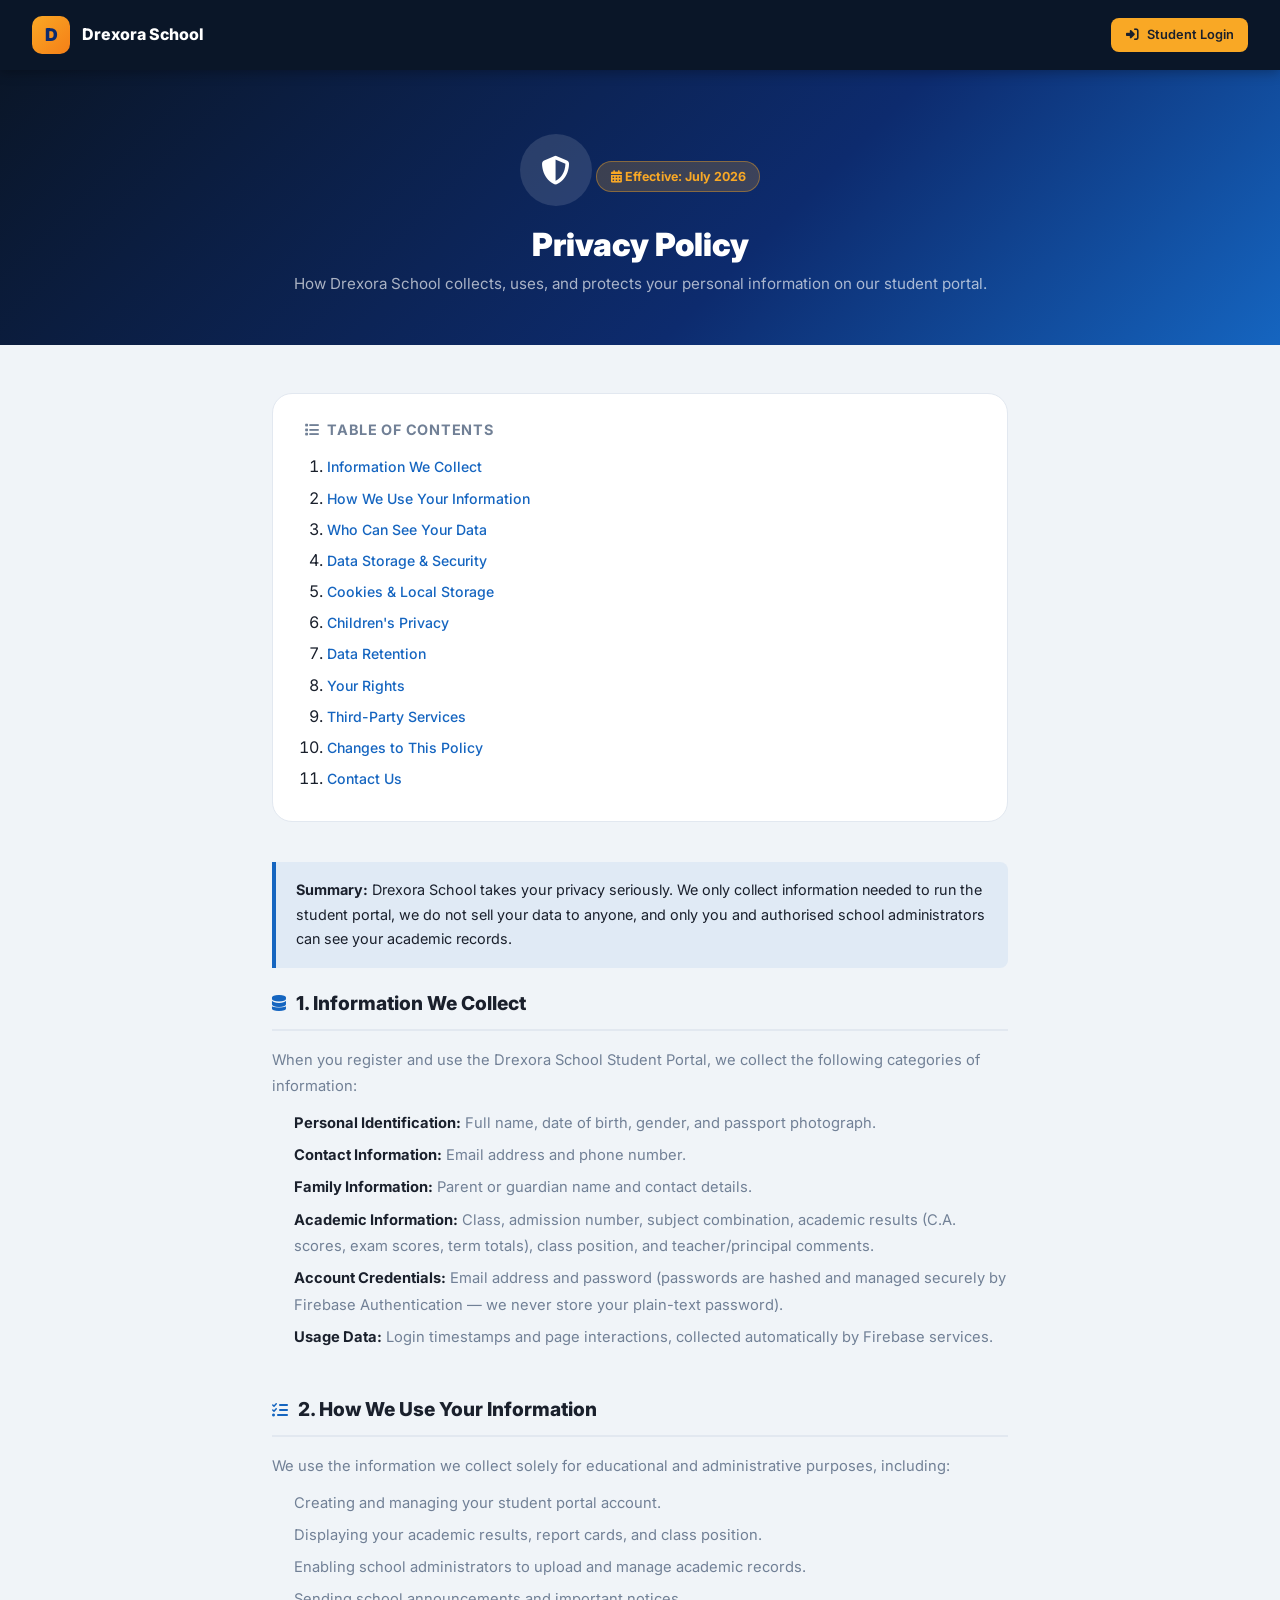
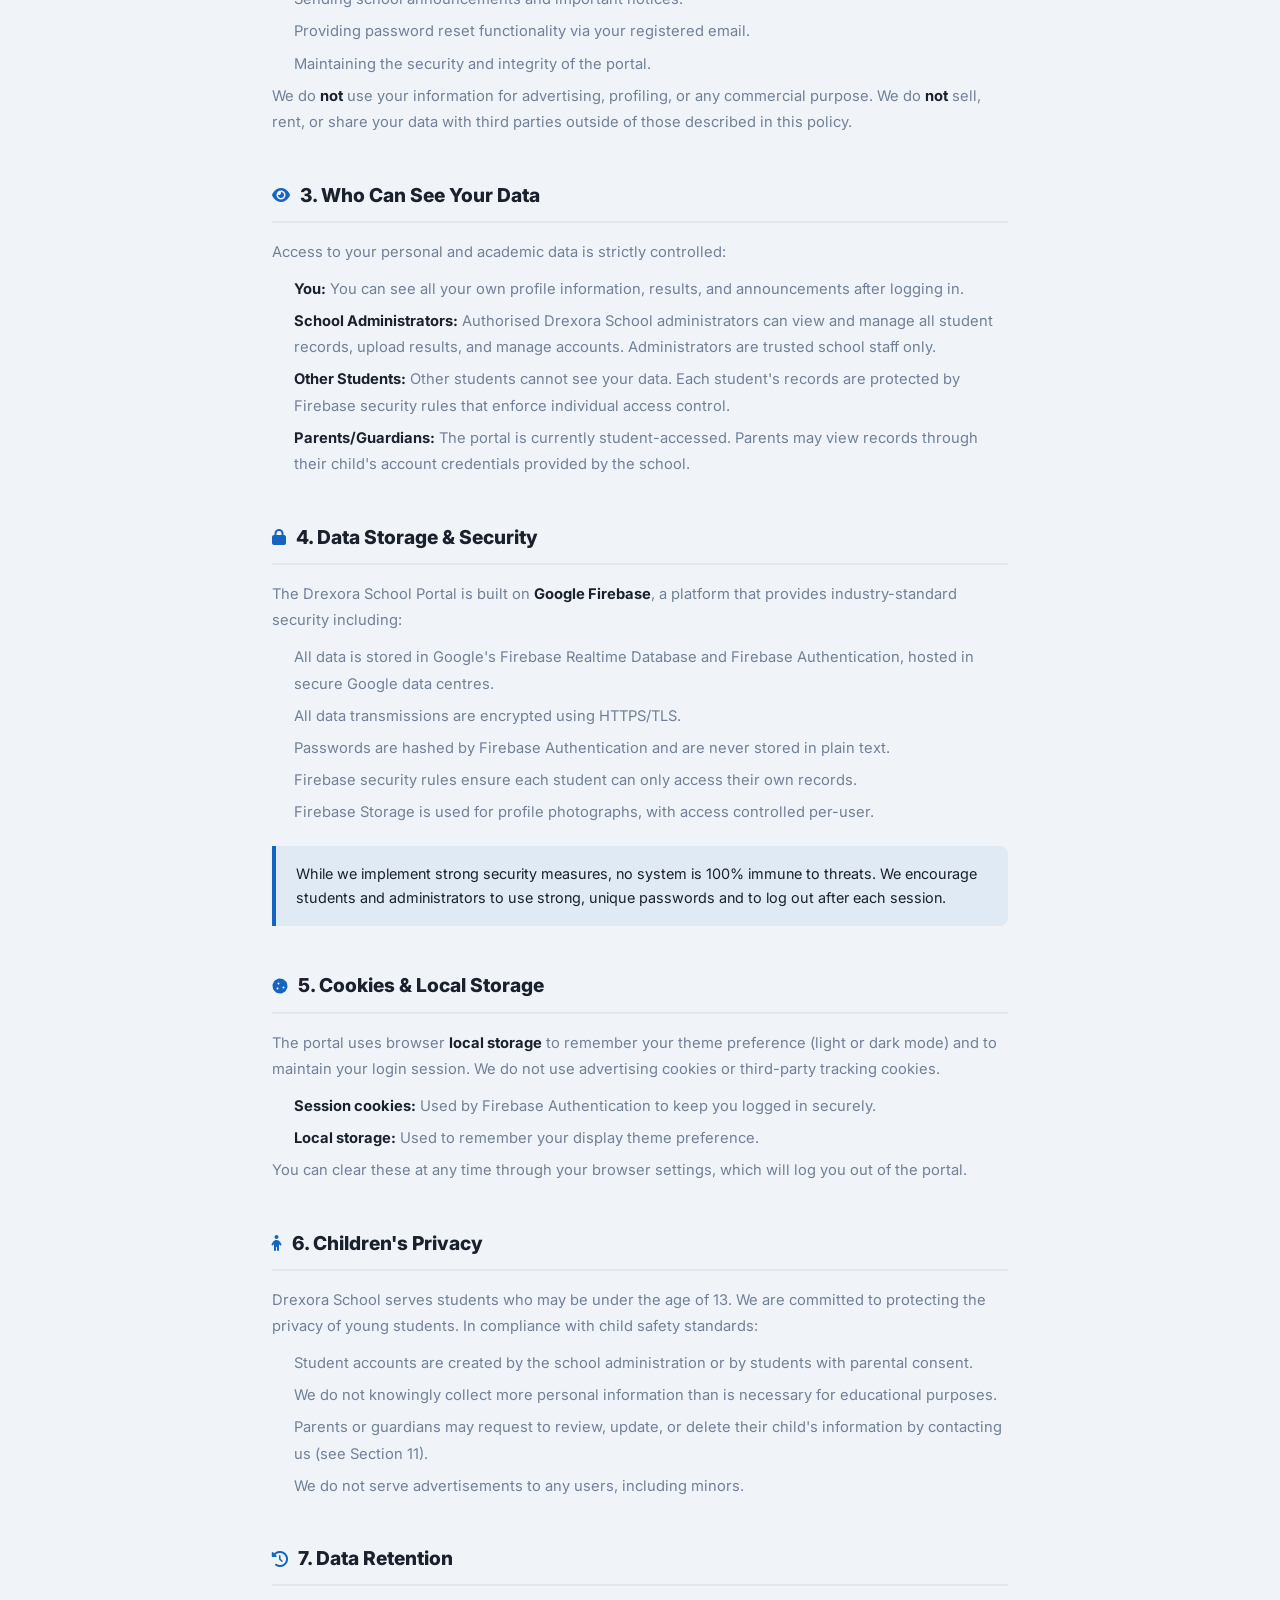
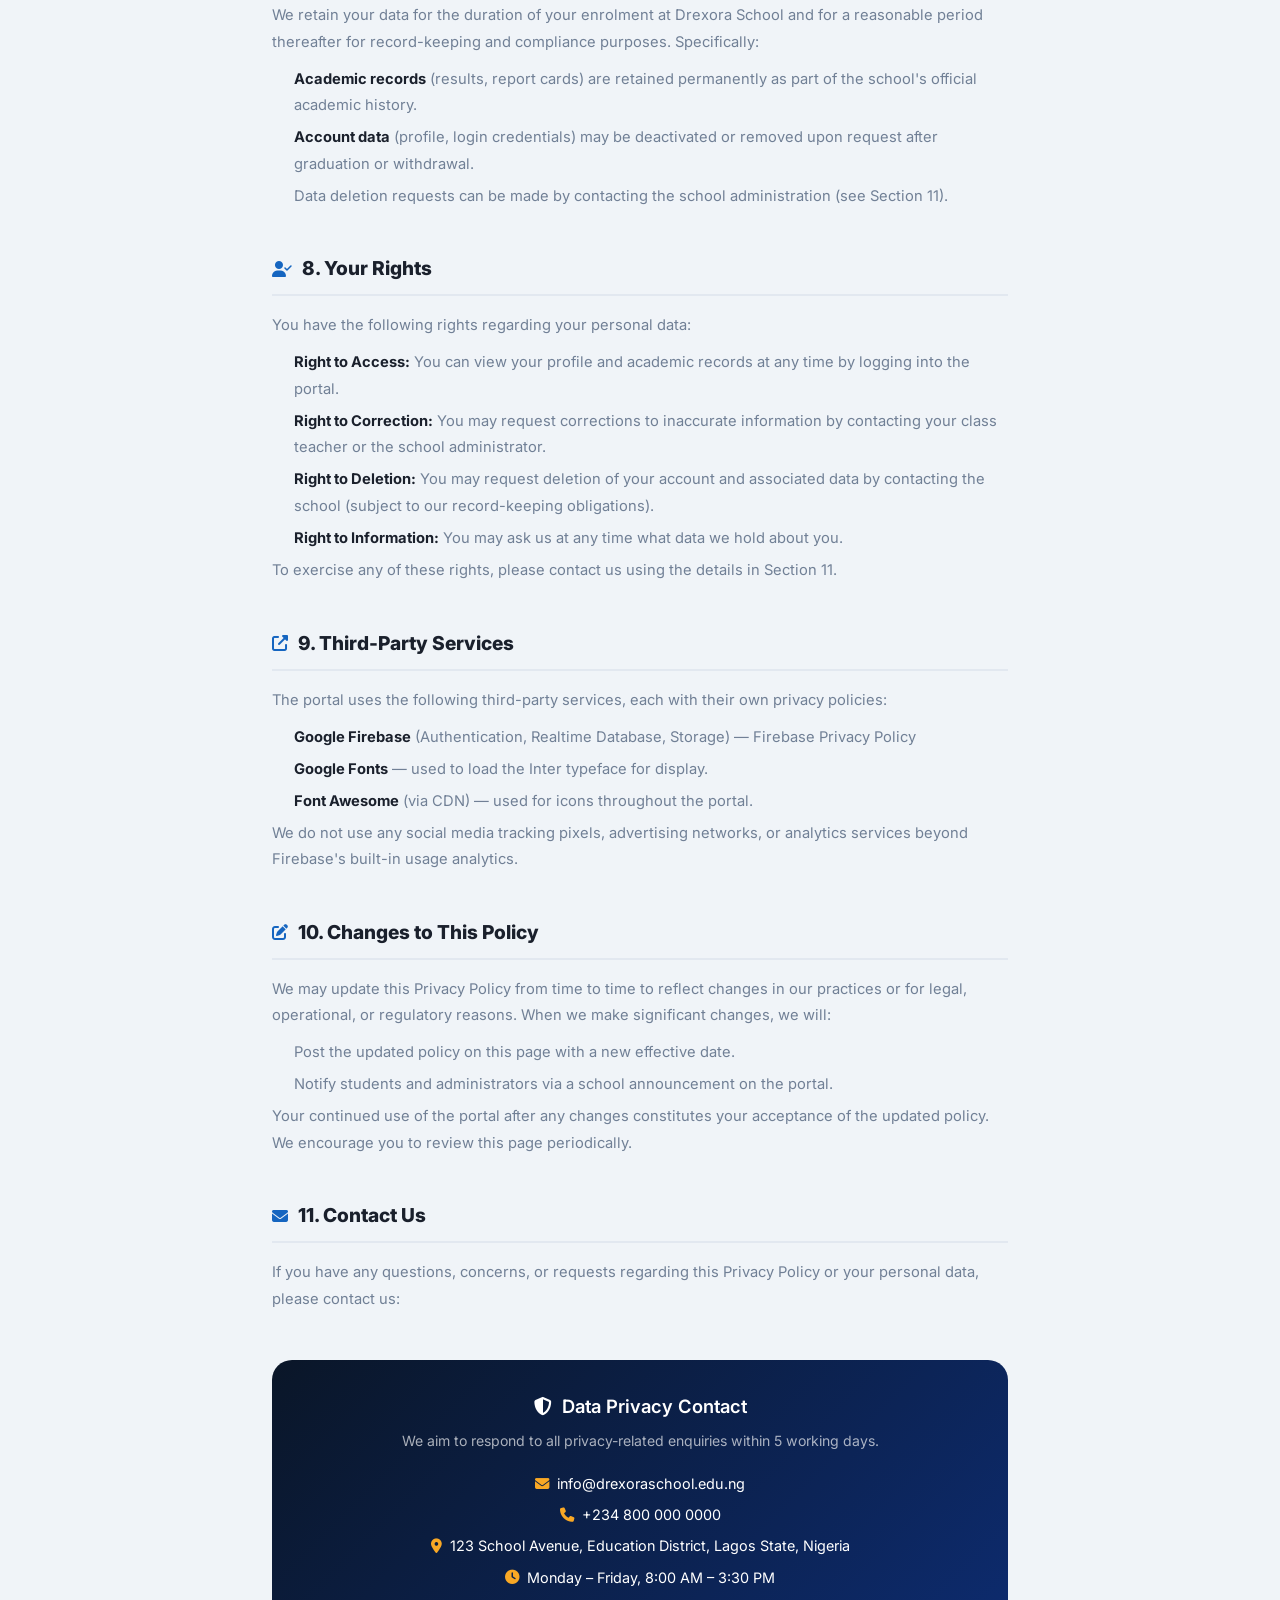
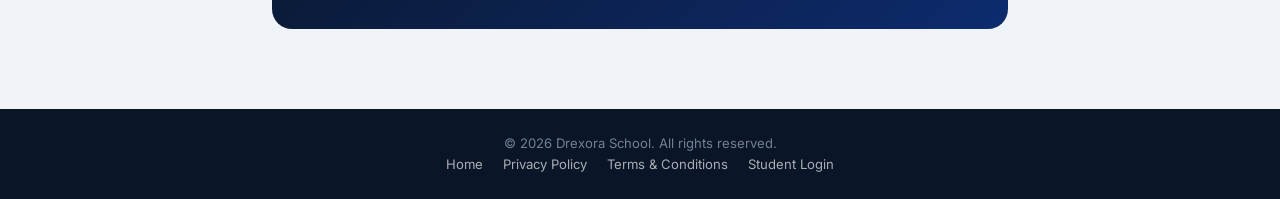
<file: privacy-policy.html>
<!DOCTYPE html>
<html lang="en" data-theme="light">
<head>
  <meta charset="UTF-8">
  <meta name="viewport" content="width=device-width, initial-scale=1.0">
  <title>Privacy Policy — Drexora School</title>
  <link rel="preconnect" href="https://fonts.googleapis.com">
  <link href="https://fonts.googleapis.com/css2?family=Inter:wght@400;500;600;700;800;900&display=swap" rel="stylesheet">
  <link rel="stylesheet" href="https://cdnjs.cloudflare.com/ajax/libs/font-awesome/6.5.0/css/all.min.css">
  <link rel="stylesheet" href="css/main.css">
  <style>
    body { background: var(--bg); }
    .legal-nav {
      background: #0a1628;
      padding: 1rem 2rem;
      display: flex;
      align-items: center;
      justify-content: space-between;
      position: sticky;
      top: 0;
      z-index: 100;
      box-shadow: 0 2px 12px rgba(0,0,0,.3);
    }
    .legal-nav-brand {
      display: flex;
      align-items: center;
      gap: .75rem;
      text-decoration: none;
    }
    .legal-nav-logo {
      width: 38px;
      height: 38px;
      background: linear-gradient(135deg, #f9a825, #f57f17);
      border-radius: 10px;
      display: flex;
      align-items: center;
      justify-content: center;
      font-weight: 900;
      font-size: 1.1rem;
      color: #0d2b6e;
    }
    .legal-nav-name { color: #fff; font-weight: 800; font-size: 1rem; }
    .legal-nav-actions { display: flex; gap: .75rem; }
    .legal-hero {
      background: linear-gradient(135deg, #0a1628 0%, #0d2b6e 60%, #1565c0 100%);
      padding: 4rem 2rem 3rem;
      text-align: center;
      color: #fff;
    }
    .legal-hero-icon {
      width: 72px; height: 72px;
      background: rgba(255,255,255,.12);
      border-radius: 50%;
      display: inline-flex;
      align-items: center;
      justify-content: center;
      font-size: 1.8rem;
      margin-bottom: 1.25rem;
    }
    .legal-hero h1 { font-size: 2rem; font-weight: 900; margin-bottom: .5rem; }
    .legal-hero p { color: rgba(255,255,255,.65); font-size: .95rem; margin: 0; }
    .legal-hero .badge-date {
      display: inline-block;
      background: rgba(249,168,37,.2);
      border: 1px solid rgba(249,168,37,.4);
      color: #f9a825;
      padding: .3rem .85rem;
      border-radius: 999px;
      font-size: .78rem;
      font-weight: 700;
      margin-bottom: 1.25rem;
    }
    .legal-body {
      max-width: 800px;
      margin: 0 auto;
      padding: 3rem 2rem 5rem;
    }
    .legal-toc {
      background: var(--surface);
      border: 1px solid var(--border);
      border-radius: var(--radius-lg);
      padding: 1.5rem 2rem;
      margin-bottom: 2.5rem;
    }
    .legal-toc h3 { font-size: .9rem; font-weight: 700; margin-bottom: .85rem; color: var(--text-muted); text-transform: uppercase; letter-spacing: .05em; }
    .legal-toc ol { margin: 0; padding-left: 1.4rem; }
    .legal-toc li { margin-bottom: .35rem; }
    .legal-toc a { color: var(--primary); font-size: .88rem; font-weight: 500; }
    .legal-section { margin-bottom: 2.75rem; }
    .legal-section h2 {
      font-size: 1.2rem;
      font-weight: 800;
      color: var(--text);
      margin-bottom: 1rem;
      padding-bottom: .65rem;
      border-bottom: 2px solid var(--border);
      display: flex;
      align-items: center;
      gap: .6rem;
    }
    .legal-section h2 i { color: var(--primary); font-size: 1rem; }
    .legal-section p, .legal-section li { font-size: .92rem; line-height: 1.8; color: var(--text-muted); margin-bottom: .65rem; }
    .legal-section ul, .legal-section ol { padding-left: 1.4rem; }
    .legal-section li { margin-bottom: .35rem; }
    .legal-section strong { color: var(--text); }
    .legal-highlight {
      background: rgba(21,101,192,.07);
      border-left: 4px solid var(--primary);
      border-radius: 0 var(--radius-sm) var(--radius-sm) 0;
      padding: 1rem 1.25rem;
      margin: 1.25rem 0;
      font-size: .9rem;
      color: var(--text);
      line-height: 1.7;
    }
    .legal-contact-card {
      background: linear-gradient(135deg, #0a1628, #0d2b6e);
      border-radius: var(--radius-lg);
      padding: 2rem;
      color: #fff;
      text-align: center;
      margin-top: 3rem;
    }
    .legal-contact-card h3 { font-size: 1.15rem; margin-bottom: .5rem; }
    .legal-contact-card p { color: rgba(255,255,255,.65); font-size: .88rem; margin-bottom: 1.25rem; }
    .legal-contact-card .contact-row { display: flex; align-items: center; justify-content: center; gap: .5rem; font-size: .9rem; margin-bottom: .5rem; }
    .legal-contact-card .contact-row i { color: #f9a825; }
    .legal-footer {
      background: #0a1628;
      color: rgba(255,255,255,.5);
      text-align: center;
      padding: 1.5rem;
      font-size: .82rem;
    }
    .legal-footer a { color: rgba(255,255,255,.65); margin: 0 .5rem; }
    .legal-footer a:hover { color: #fff; }
    [data-theme="dark"] .legal-highlight { background: rgba(21,101,192,.15); }
  </style>
</head>
<body>
  <!-- NAV -->
  <nav class="legal-nav">
    <a class="legal-nav-brand" href="index.html">
      <div class="legal-nav-logo">D</div>
      <span class="legal-nav-name">Drexora School</span>
    </a>
    <div class="legal-nav-actions">
      <a href="login.html" class="btn btn-sm btn-secondary"><i class="fas fa-sign-in-alt"></i> Student Login</a>
    </div>
  </nav>

  <!-- HERO -->
  <div class="legal-hero">
    <div class="legal-hero-icon"><i class="fas fa-shield-alt"></i></div>
    <div class="badge-date"><i class="fas fa-calendar-alt"></i> Effective: July 2026</div>
    <h1>Privacy Policy</h1>
    <p>How Drexora School collects, uses, and protects your personal information on our student portal.</p>
  </div>

  <!-- BODY -->
  <div class="legal-body">

    <!-- TOC -->
    <div class="legal-toc">
      <h3><i class="fas fa-list"></i> &nbsp;Table of Contents</h3>
      <ol>
        <li><a href="#section-1">Information We Collect</a></li>
        <li><a href="#section-2">How We Use Your Information</a></li>
        <li><a href="#section-3">Who Can See Your Data</a></li>
        <li><a href="#section-4">Data Storage &amp; Security</a></li>
        <li><a href="#section-5">Cookies &amp; Local Storage</a></li>
        <li><a href="#section-6">Children's Privacy</a></li>
        <li><a href="#section-7">Data Retention</a></li>
        <li><a href="#section-8">Your Rights</a></li>
        <li><a href="#section-9">Third-Party Services</a></li>
        <li><a href="#section-10">Changes to This Policy</a></li>
        <li><a href="#section-11">Contact Us</a></li>
      </ol>
    </div>

    <div class="legal-highlight">
      <strong>Summary:</strong> Drexora School takes your privacy seriously. We only collect information needed to run the student portal, we do not sell your data to anyone, and only you and authorised school administrators can see your academic records.
    </div>

    <!-- SECTIONS -->
    <div class="legal-section" id="section-1">
      <h2><i class="fas fa-database"></i> 1. Information We Collect</h2>
      <p>When you register and use the Drexora School Student Portal, we collect the following categories of information:</p>
      <ul>
        <li><strong>Personal Identification:</strong> Full name, date of birth, gender, and passport photograph.</li>
        <li><strong>Contact Information:</strong> Email address and phone number.</li>
        <li><strong>Family Information:</strong> Parent or guardian name and contact details.</li>
        <li><strong>Academic Information:</strong> Class, admission number, subject combination, academic results (C.A. scores, exam scores, term totals), class position, and teacher/principal comments.</li>
        <li><strong>Account Credentials:</strong> Email address and password (passwords are hashed and managed securely by Firebase Authentication — we never store your plain-text password).</li>
        <li><strong>Usage Data:</strong> Login timestamps and page interactions, collected automatically by Firebase services.</li>
      </ul>
    </div>

    <div class="legal-section" id="section-2">
      <h2><i class="fas fa-tasks"></i> 2. How We Use Your Information</h2>
      <p>We use the information we collect solely for educational and administrative purposes, including:</p>
      <ul>
        <li>Creating and managing your student portal account.</li>
        <li>Displaying your academic results, report cards, and class position.</li>
        <li>Enabling school administrators to upload and manage academic records.</li>
        <li>Sending school announcements and important notices.</li>
        <li>Providing password reset functionality via your registered email.</li>
        <li>Maintaining the security and integrity of the portal.</li>
      </ul>
      <p>We do <strong>not</strong> use your information for advertising, profiling, or any commercial purpose. We do <strong>not</strong> sell, rent, or share your data with third parties outside of those described in this policy.</p>
    </div>

    <div class="legal-section" id="section-3">
      <h2><i class="fas fa-eye"></i> 3. Who Can See Your Data</h2>
      <p>Access to your personal and academic data is strictly controlled:</p>
      <ul>
        <li><strong>You:</strong> You can see all your own profile information, results, and announcements after logging in.</li>
        <li><strong>School Administrators:</strong> Authorised Drexora School administrators can view and manage all student records, upload results, and manage accounts. Administrators are trusted school staff only.</li>
        <li><strong>Other Students:</strong> Other students cannot see your data. Each student's records are protected by Firebase security rules that enforce individual access control.</li>
        <li><strong>Parents/Guardians:</strong> The portal is currently student-accessed. Parents may view records through their child's account credentials provided by the school.</li>
      </ul>
    </div>

    <div class="legal-section" id="section-4">
      <h2><i class="fas fa-lock"></i> 4. Data Storage &amp; Security</h2>
      <p>The Drexora School Portal is built on <strong>Google Firebase</strong>, a platform that provides industry-standard security including:</p>
      <ul>
        <li>All data is stored in Google's Firebase Realtime Database and Firebase Authentication, hosted in secure Google data centres.</li>
        <li>All data transmissions are encrypted using HTTPS/TLS.</li>
        <li>Passwords are hashed by Firebase Authentication and are never stored in plain text.</li>
        <li>Firebase security rules ensure each student can only access their own records.</li>
        <li>Firebase Storage is used for profile photographs, with access controlled per-user.</li>
      </ul>
      <div class="legal-highlight">
        While we implement strong security measures, no system is 100% immune to threats. We encourage students and administrators to use strong, unique passwords and to log out after each session.
      </div>
    </div>

    <div class="legal-section" id="section-5">
      <h2><i class="fas fa-cookie"></i> 5. Cookies &amp; Local Storage</h2>
      <p>The portal uses browser <strong>local storage</strong> to remember your theme preference (light or dark mode) and to maintain your login session. We do not use advertising cookies or third-party tracking cookies.</p>
      <ul>
        <li><strong>Session cookies:</strong> Used by Firebase Authentication to keep you logged in securely.</li>
        <li><strong>Local storage:</strong> Used to remember your display theme preference.</li>
      </ul>
      <p>You can clear these at any time through your browser settings, which will log you out of the portal.</p>
    </div>

    <div class="legal-section" id="section-6">
      <h2><i class="fas fa-child"></i> 6. Children's Privacy</h2>
      <p>Drexora School serves students who may be under the age of 13. We are committed to protecting the privacy of young students. In compliance with child safety standards:</p>
      <ul>
        <li>Student accounts are created by the school administration or by students with parental consent.</li>
        <li>We do not knowingly collect more personal information than is necessary for educational purposes.</li>
        <li>Parents or guardians may request to review, update, or delete their child's information by contacting us (see Section 11).</li>
        <li>We do not serve advertisements to any users, including minors.</li>
      </ul>
    </div>

    <div class="legal-section" id="section-7">
      <h2><i class="fas fa-history"></i> 7. Data Retention</h2>
      <p>We retain your data for the duration of your enrolment at Drexora School and for a reasonable period thereafter for record-keeping and compliance purposes. Specifically:</p>
      <ul>
        <li><strong>Academic records</strong> (results, report cards) are retained permanently as part of the school's official academic history.</li>
        <li><strong>Account data</strong> (profile, login credentials) may be deactivated or removed upon request after graduation or withdrawal.</li>
        <li>Data deletion requests can be made by contacting the school administration (see Section 11).</li>
      </ul>
    </div>

    <div class="legal-section" id="section-8">
      <h2><i class="fas fa-user-check"></i> 8. Your Rights</h2>
      <p>You have the following rights regarding your personal data:</p>
      <ul>
        <li><strong>Right to Access:</strong> You can view your profile and academic records at any time by logging into the portal.</li>
        <li><strong>Right to Correction:</strong> You may request corrections to inaccurate information by contacting your class teacher or the school administrator.</li>
        <li><strong>Right to Deletion:</strong> You may request deletion of your account and associated data by contacting the school (subject to our record-keeping obligations).</li>
        <li><strong>Right to Information:</strong> You may ask us at any time what data we hold about you.</li>
      </ul>
      <p>To exercise any of these rights, please contact us using the details in Section 11.</p>
    </div>

    <div class="legal-section" id="section-9">
      <h2><i class="fas fa-external-link-alt"></i> 9. Third-Party Services</h2>
      <p>The portal uses the following third-party services, each with their own privacy policies:</p>
      <ul>
        <li><strong>Google Firebase</strong> (Authentication, Realtime Database, Storage) — <a href="https://firebase.google.com/support/privacy" target="_blank" rel="noopener">Firebase Privacy Policy</a></li>
        <li><strong>Google Fonts</strong> — used to load the Inter typeface for display.</li>
        <li><strong>Font Awesome</strong> (via CDN) — used for icons throughout the portal.</li>
      </ul>
      <p>We do not use any social media tracking pixels, advertising networks, or analytics services beyond Firebase's built-in usage analytics.</p>
    </div>

    <div class="legal-section" id="section-10">
      <h2><i class="fas fa-edit"></i> 10. Changes to This Policy</h2>
      <p>We may update this Privacy Policy from time to time to reflect changes in our practices or for legal, operational, or regulatory reasons. When we make significant changes, we will:</p>
      <ul>
        <li>Post the updated policy on this page with a new effective date.</li>
        <li>Notify students and administrators via a school announcement on the portal.</li>
      </ul>
      <p>Your continued use of the portal after any changes constitutes your acceptance of the updated policy. We encourage you to review this page periodically.</p>
    </div>

    <div class="legal-section" id="section-11">
      <h2><i class="fas fa-envelope"></i> 11. Contact Us</h2>
      <p>If you have any questions, concerns, or requests regarding this Privacy Policy or your personal data, please contact us:</p>
    </div>

    <!-- CONTACT CARD -->
    <div class="legal-contact-card">
      <h3><i class="fas fa-shield-alt"></i> &nbsp;Data Privacy Contact</h3>
      <p>We aim to respond to all privacy-related enquiries within 5 working days.</p>
      <div class="contact-row"><i class="fas fa-envelope"></i> info@drexoraschool.edu.ng</div>
      <div class="contact-row"><i class="fas fa-phone"></i> +234 800 000 0000</div>
      <div class="contact-row"><i class="fas fa-map-marker-alt"></i> 123 School Avenue, Education District, Lagos State, Nigeria</div>
      <div class="contact-row"><i class="fas fa-clock"></i> Monday – Friday, 8:00 AM – 3:30 PM</div>
    </div>

  </div>

  <!-- FOOTER -->
  <footer class="legal-footer">
    <p>&copy; 2026 Drexora School. All rights reserved.</p>
    <p>
      <a href="index.html">Home</a>
      <a href="privacy-policy.html">Privacy Policy</a>
      <a href="terms-conditions.html">Terms &amp; Conditions</a>
      <a href="login.html">Student Login</a>
    </p>
  </footer>

  <script src="js/utils.js" defer></script>
  <script>
    document.addEventListener('DOMContentLoaded', () => {
      // Theme
      const saved = localStorage.getItem('drexora-theme') || 'light';
      document.documentElement.setAttribute('data-theme', saved);
    });
  </script>
</body>
</html>
</file>
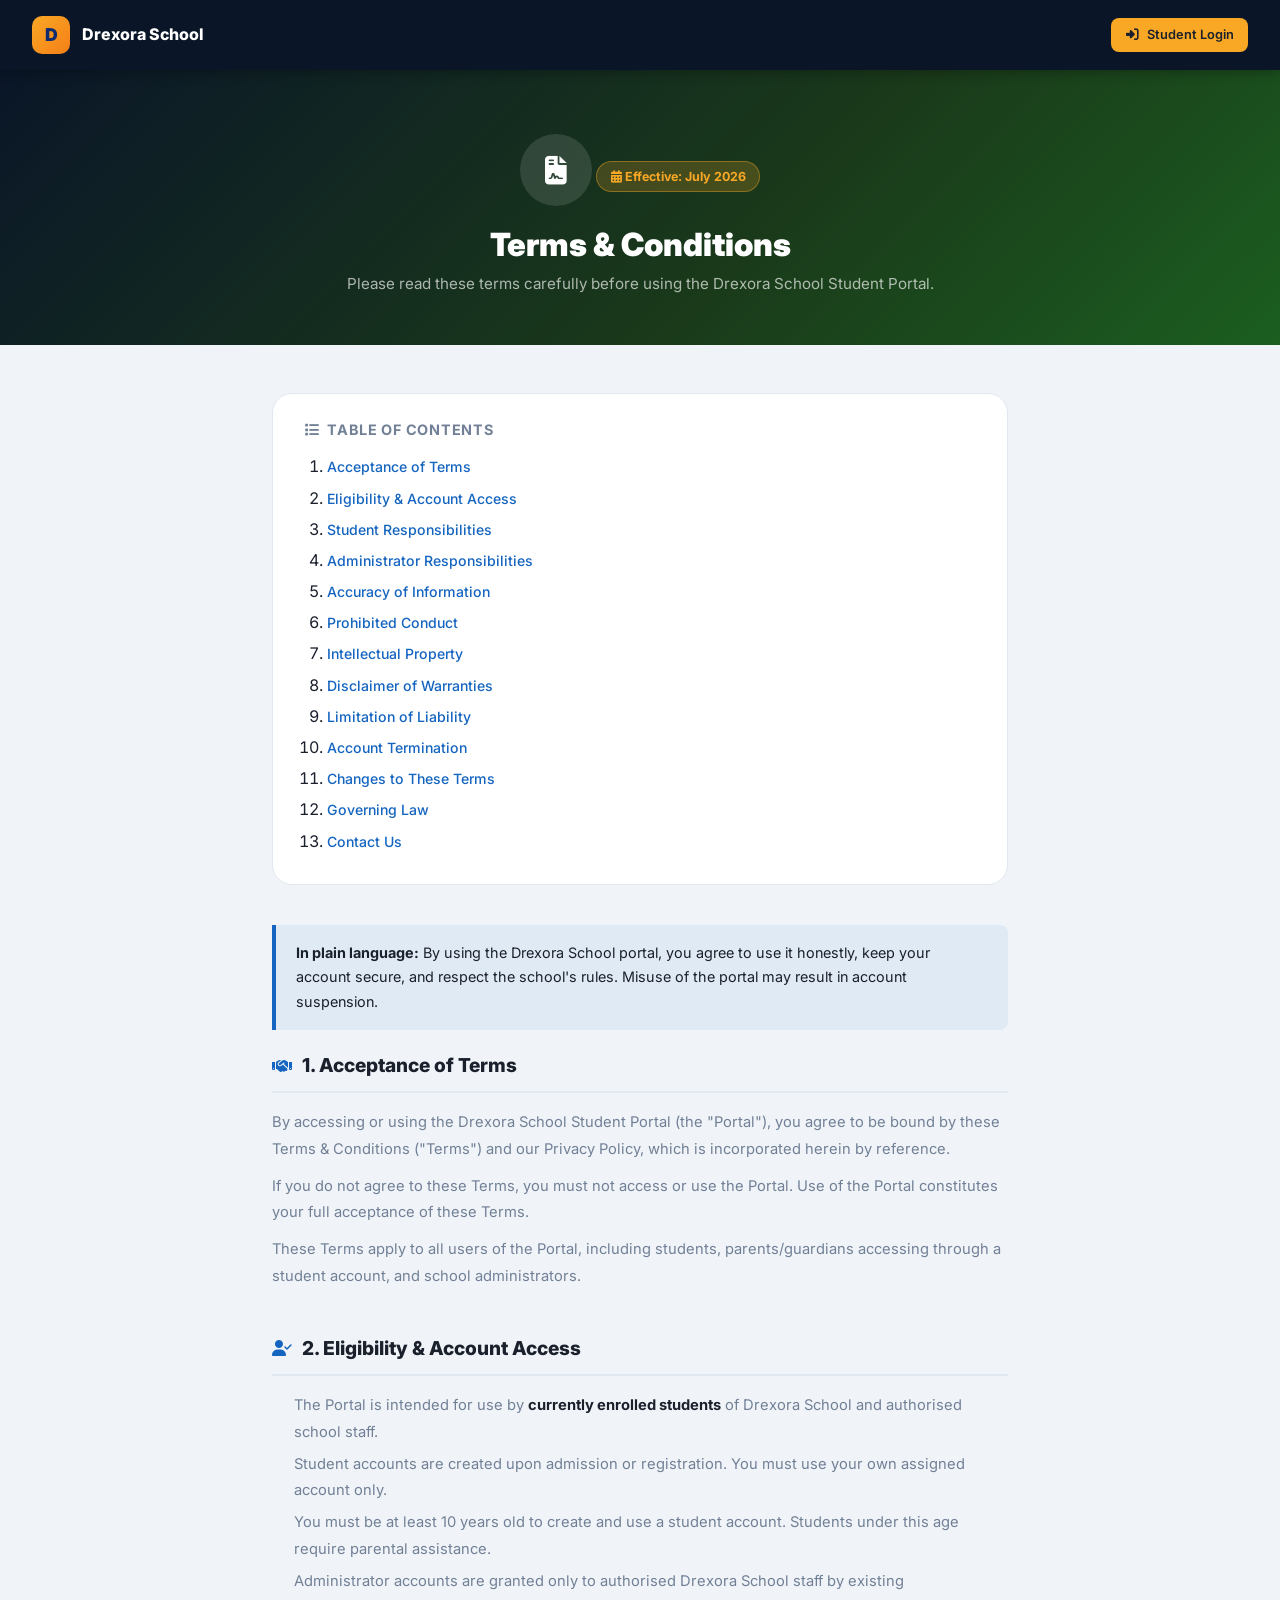
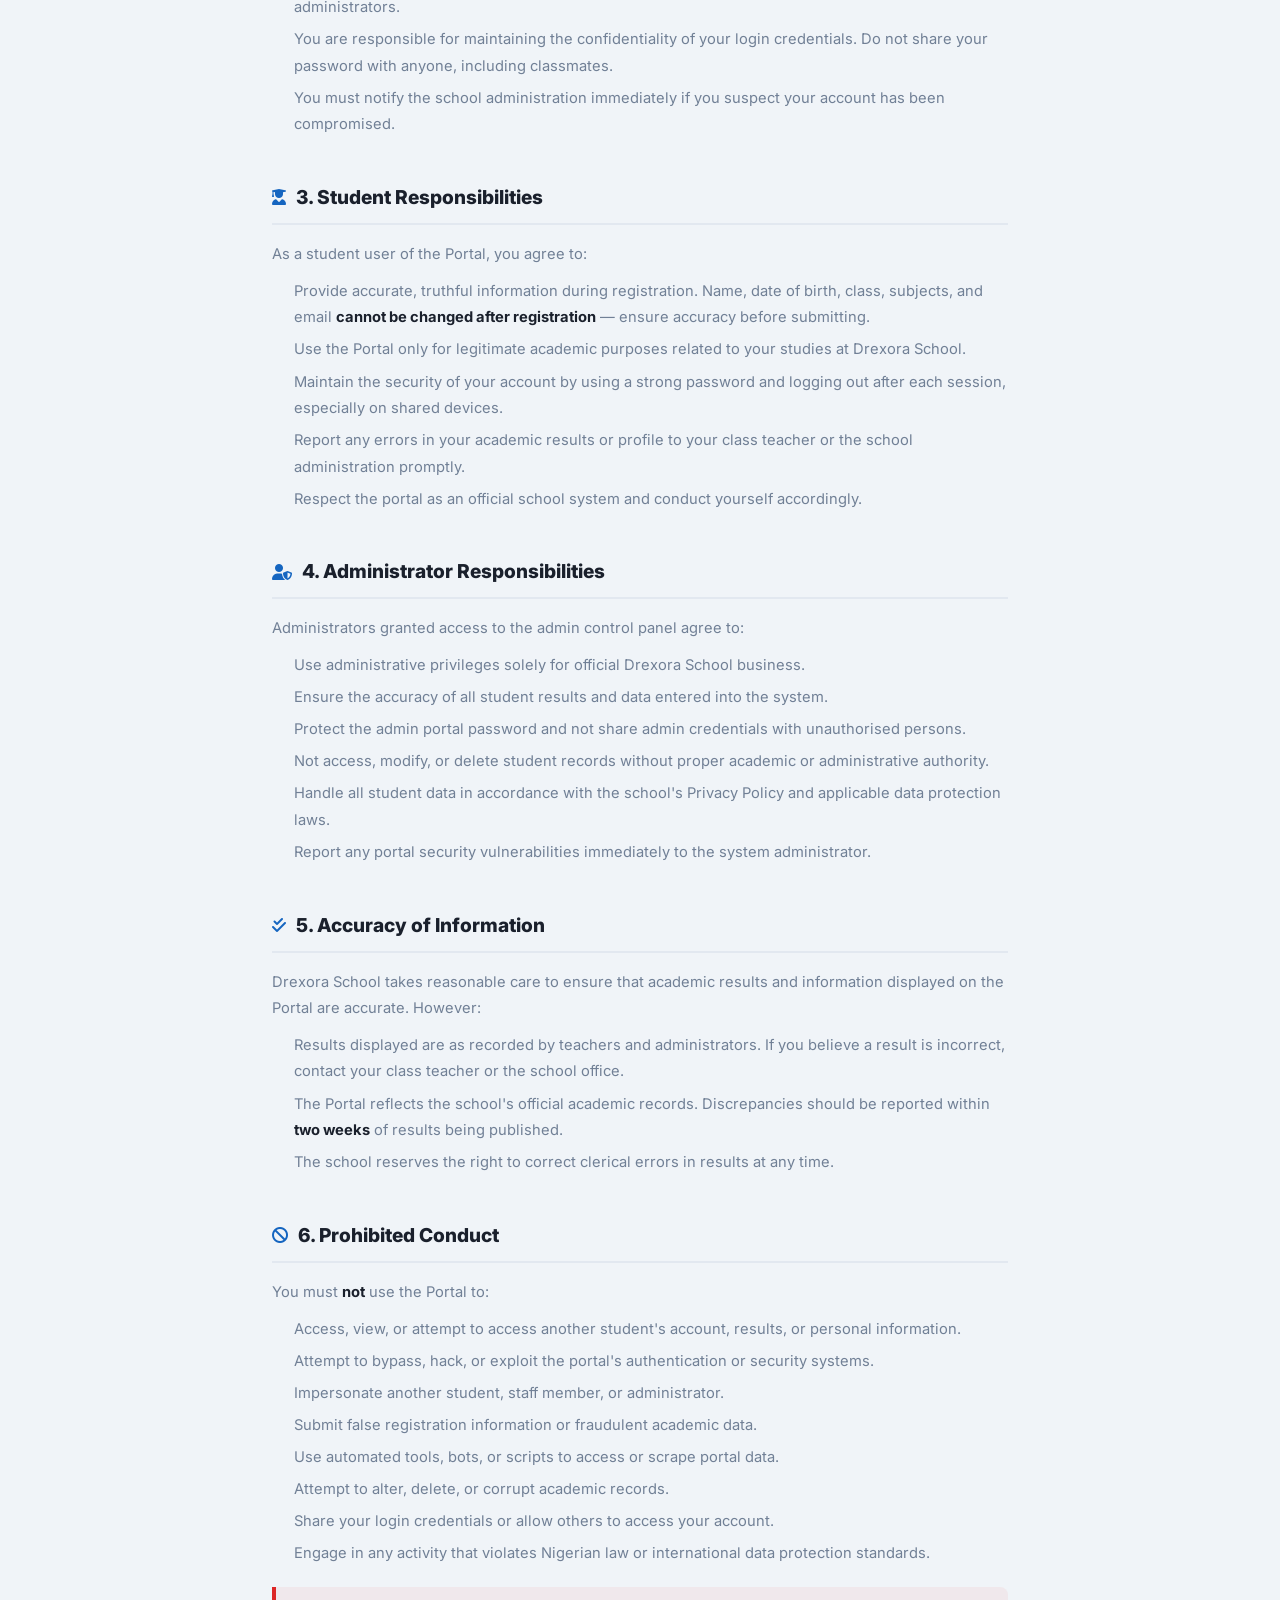
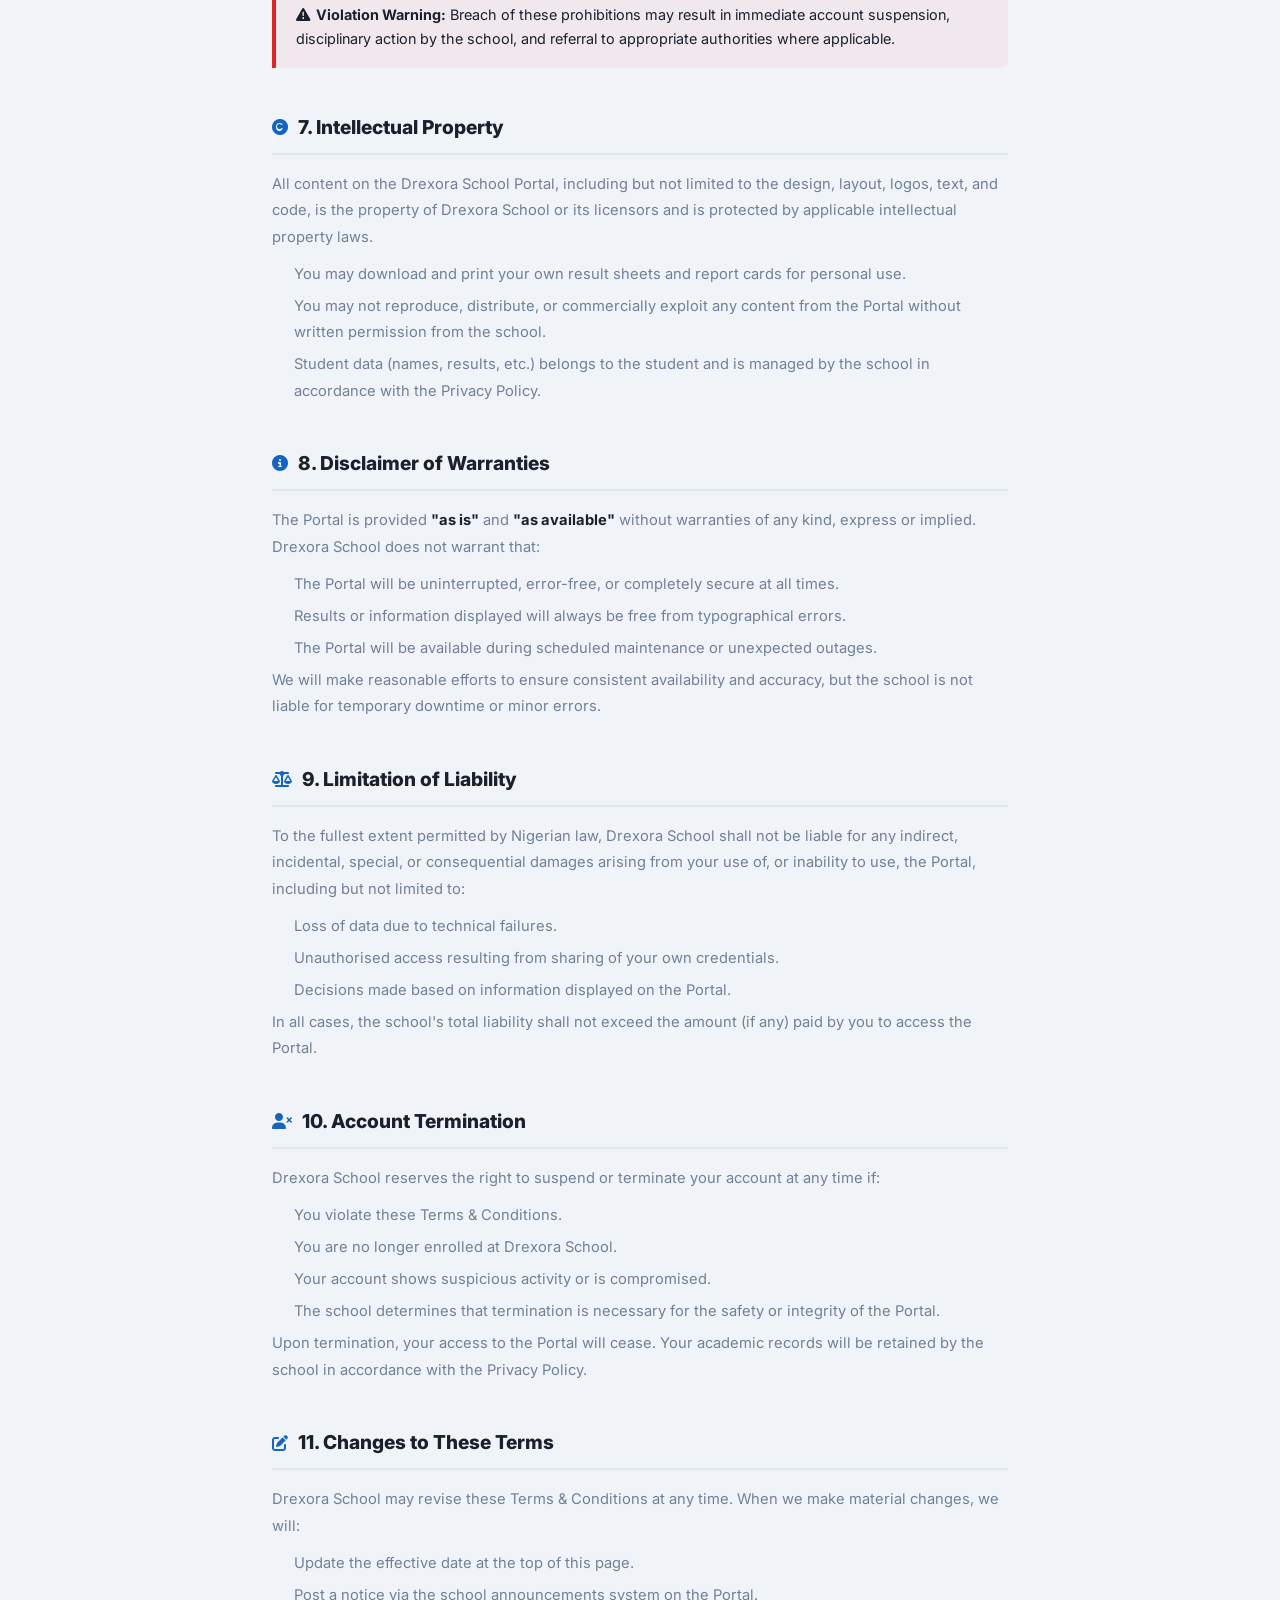
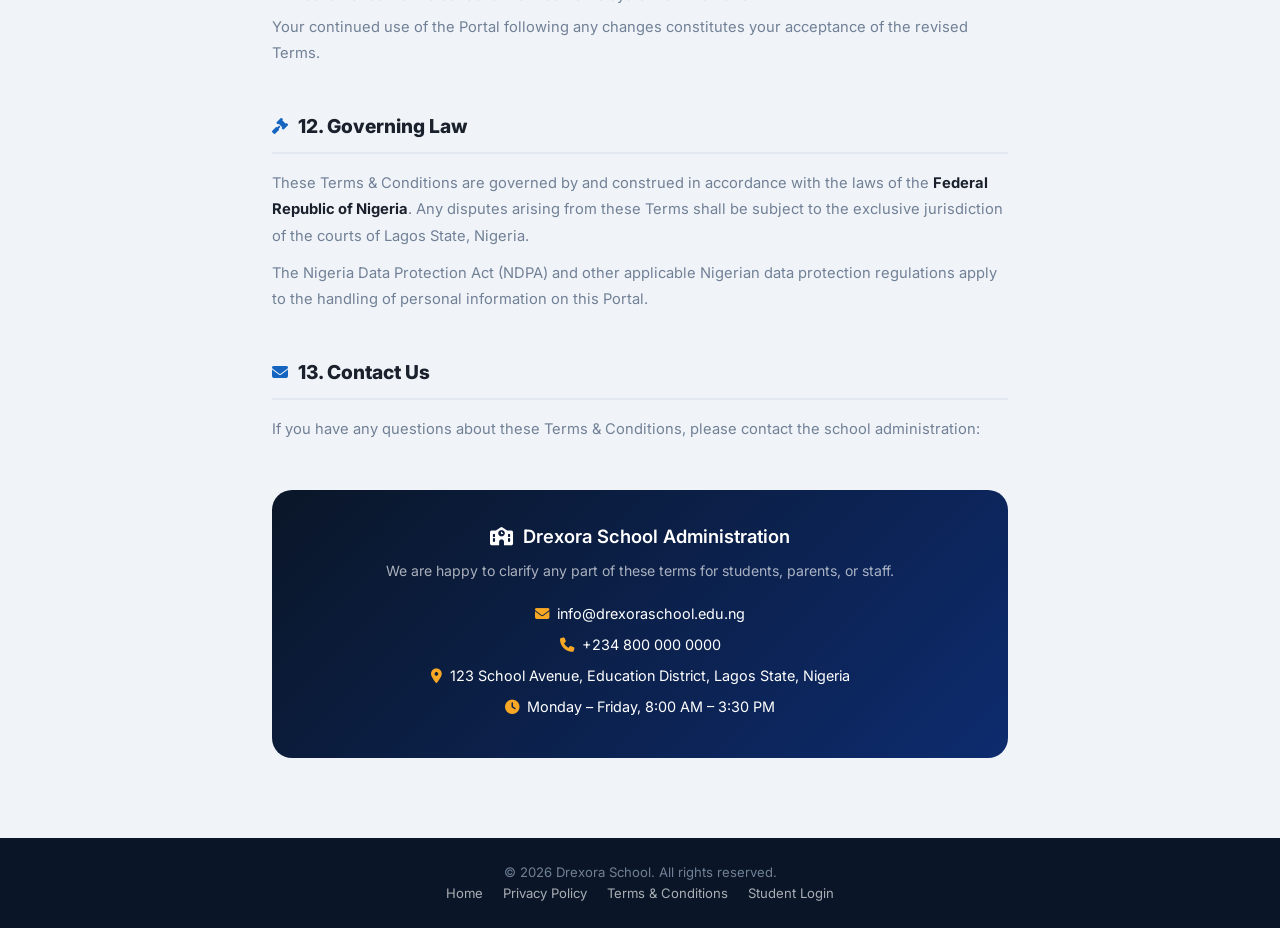
<file: terms-conditions.html>
<!DOCTYPE html>
<html lang="en" data-theme="light">
<head>
  <meta charset="UTF-8">
  <meta name="viewport" content="width=device-width, initial-scale=1.0">
  <title>Terms &amp; Conditions — Drexora School</title>
  <link rel="preconnect" href="https://fonts.googleapis.com">
  <link href="https://fonts.googleapis.com/css2?family=Inter:wght@400;500;600;700;800;900&display=swap" rel="stylesheet">
  <link rel="stylesheet" href="https://cdnjs.cloudflare.com/ajax/libs/font-awesome/6.5.0/css/all.min.css">
  <link rel="stylesheet" href="css/main.css">
  <style>
    body { background: var(--bg); }
    .legal-nav {
      background: #0a1628;
      padding: 1rem 2rem;
      display: flex;
      align-items: center;
      justify-content: space-between;
      position: sticky;
      top: 0;
      z-index: 100;
      box-shadow: 0 2px 12px rgba(0,0,0,.3);
    }
    .legal-nav-brand { display: flex; align-items: center; gap: .75rem; text-decoration: none; }
    .legal-nav-logo {
      width: 38px; height: 38px;
      background: linear-gradient(135deg, #f9a825, #f57f17);
      border-radius: 10px;
      display: flex; align-items: center; justify-content: center;
      font-weight: 900; font-size: 1.1rem; color: #0d2b6e;
    }
    .legal-nav-name { color: #fff; font-weight: 800; font-size: 1rem; }
    .legal-hero {
      background: linear-gradient(135deg, #0a1628 0%, #1a3a1a 60%, #1b5e20 100%);
      padding: 4rem 2rem 3rem;
      text-align: center;
      color: #fff;
    }
    .legal-hero-icon {
      width: 72px; height: 72px;
      background: rgba(255,255,255,.12);
      border-radius: 50%;
      display: inline-flex;
      align-items: center; justify-content: center;
      font-size: 1.8rem; margin-bottom: 1.25rem;
    }
    .legal-hero h1 { font-size: 2rem; font-weight: 900; margin-bottom: .5rem; }
    .legal-hero p { color: rgba(255,255,255,.65); font-size: .95rem; margin: 0; }
    .badge-date {
      display: inline-block;
      background: rgba(249,168,37,.2);
      border: 1px solid rgba(249,168,37,.4);
      color: #f9a825;
      padding: .3rem .85rem;
      border-radius: 999px;
      font-size: .78rem;
      font-weight: 700;
      margin-bottom: 1.25rem;
    }
    .legal-body { max-width: 800px; margin: 0 auto; padding: 3rem 2rem 5rem; }
    .legal-toc {
      background: var(--surface); border: 1px solid var(--border);
      border-radius: var(--radius-lg); padding: 1.5rem 2rem; margin-bottom: 2.5rem;
    }
    .legal-toc h3 { font-size: .9rem; font-weight: 700; margin-bottom: .85rem; color: var(--text-muted); text-transform: uppercase; letter-spacing: .05em; }
    .legal-toc ol { margin: 0; padding-left: 1.4rem; }
    .legal-toc li { margin-bottom: .35rem; }
    .legal-toc a { color: var(--primary); font-size: .88rem; font-weight: 500; }
    .legal-section { margin-bottom: 2.75rem; }
    .legal-section h2 {
      font-size: 1.2rem; font-weight: 800; color: var(--text);
      margin-bottom: 1rem; padding-bottom: .65rem;
      border-bottom: 2px solid var(--border);
      display: flex; align-items: center; gap: .6rem;
    }
    .legal-section h2 i { color: var(--primary); font-size: 1rem; }
    .legal-section p, .legal-section li { font-size: .92rem; line-height: 1.8; color: var(--text-muted); margin-bottom: .65rem; }
    .legal-section ul, .legal-section ol { padding-left: 1.4rem; }
    .legal-section li { margin-bottom: .35rem; }
    .legal-section strong { color: var(--text); }
    .legal-highlight {
      background: rgba(21,101,192,.07);
      border-left: 4px solid var(--primary);
      border-radius: 0 var(--radius-sm) var(--radius-sm) 0;
      padding: 1rem 1.25rem; margin: 1.25rem 0;
      font-size: .9rem; color: var(--text); line-height: 1.7;
    }
    .legal-warning {
      background: rgba(239,68,68,.07);
      border-left: 4px solid var(--danger);
      border-radius: 0 var(--radius-sm) var(--radius-sm) 0;
      padding: 1rem 1.25rem; margin: 1.25rem 0;
      font-size: .9rem; color: var(--text); line-height: 1.7;
    }
    .legal-contact-card {
      background: linear-gradient(135deg, #0a1628, #0d2b6e);
      border-radius: var(--radius-lg); padding: 2rem;
      color: #fff; text-align: center; margin-top: 3rem;
    }
    .legal-contact-card h3 { font-size: 1.15rem; margin-bottom: .5rem; }
    .legal-contact-card p { color: rgba(255,255,255,.65); font-size: .88rem; margin-bottom: 1.25rem; }
    .legal-contact-card .contact-row { display: flex; align-items: center; justify-content: center; gap: .5rem; font-size: .9rem; margin-bottom: .5rem; }
    .legal-contact-card .contact-row i { color: #f9a825; }
    .legal-footer {
      background: #0a1628; color: rgba(255,255,255,.5);
      text-align: center; padding: 1.5rem; font-size: .82rem;
    }
    .legal-footer a { color: rgba(255,255,255,.65); margin: 0 .5rem; }
    .legal-footer a:hover { color: #fff; }
    [data-theme="dark"] .legal-highlight { background: rgba(21,101,192,.15); }
    [data-theme="dark"] .legal-warning { background: rgba(239,68,68,.12); }
  </style>
</head>
<body>
  <!-- NAV -->
  <nav class="legal-nav">
    <a class="legal-nav-brand" href="index.html">
      <div class="legal-nav-logo">D</div>
      <span class="legal-nav-name">Drexora School</span>
    </a>
    <div>
      <a href="login.html" class="btn btn-sm btn-secondary"><i class="fas fa-sign-in-alt"></i> Student Login</a>
    </div>
  </nav>

  <!-- HERO -->
  <div class="legal-hero">
    <div class="legal-hero-icon"><i class="fas fa-file-contract"></i></div>
    <div class="badge-date"><i class="fas fa-calendar-alt"></i> Effective: July 2026</div>
    <h1>Terms &amp; Conditions</h1>
    <p>Please read these terms carefully before using the Drexora School Student Portal.</p>
  </div>

  <!-- BODY -->
  <div class="legal-body">

    <!-- TOC -->
    <div class="legal-toc">
      <h3><i class="fas fa-list"></i> &nbsp;Table of Contents</h3>
      <ol>
        <li><a href="#t1">Acceptance of Terms</a></li>
        <li><a href="#t2">Eligibility &amp; Account Access</a></li>
        <li><a href="#t3">Student Responsibilities</a></li>
        <li><a href="#t4">Administrator Responsibilities</a></li>
        <li><a href="#t5">Accuracy of Information</a></li>
        <li><a href="#t6">Prohibited Conduct</a></li>
        <li><a href="#t7">Intellectual Property</a></li>
        <li><a href="#t8">Disclaimer of Warranties</a></li>
        <li><a href="#t9">Limitation of Liability</a></li>
        <li><a href="#t10">Account Termination</a></li>
        <li><a href="#t11">Changes to These Terms</a></li>
        <li><a href="#t12">Governing Law</a></li>
        <li><a href="#t13">Contact Us</a></li>
      </ol>
    </div>

    <div class="legal-highlight">
      <strong>In plain language:</strong> By using the Drexora School portal, you agree to use it honestly, keep your account secure, and respect the school's rules. Misuse of the portal may result in account suspension.
    </div>

    <div class="legal-section" id="t1">
      <h2><i class="fas fa-handshake"></i> 1. Acceptance of Terms</h2>
      <p>By accessing or using the Drexora School Student Portal (the "Portal"), you agree to be bound by these Terms &amp; Conditions ("Terms") and our <a href="privacy-policy.html">Privacy Policy</a>, which is incorporated herein by reference.</p>
      <p>If you do not agree to these Terms, you must not access or use the Portal. Use of the Portal constitutes your full acceptance of these Terms.</p>
      <p>These Terms apply to all users of the Portal, including students, parents/guardians accessing through a student account, and school administrators.</p>
    </div>

    <div class="legal-section" id="t2">
      <h2><i class="fas fa-user-check"></i> 2. Eligibility &amp; Account Access</h2>
      <ul>
        <li>The Portal is intended for use by <strong>currently enrolled students</strong> of Drexora School and authorised school staff.</li>
        <li>Student accounts are created upon admission or registration. You must use your own assigned account only.</li>
        <li>You must be at least 10 years old to create and use a student account. Students under this age require parental assistance.</li>
        <li>Administrator accounts are granted only to authorised Drexora School staff by existing administrators.</li>
        <li>You are responsible for maintaining the confidentiality of your login credentials. Do not share your password with anyone, including classmates.</li>
        <li>You must notify the school administration immediately if you suspect your account has been compromised.</li>
      </ul>
    </div>

    <div class="legal-section" id="t3">
      <h2><i class="fas fa-user-graduate"></i> 3. Student Responsibilities</h2>
      <p>As a student user of the Portal, you agree to:</p>
      <ul>
        <li>Provide accurate, truthful information during registration. Name, date of birth, class, subjects, and email <strong>cannot be changed after registration</strong> — ensure accuracy before submitting.</li>
        <li>Use the Portal only for legitimate academic purposes related to your studies at Drexora School.</li>
        <li>Maintain the security of your account by using a strong password and logging out after each session, especially on shared devices.</li>
        <li>Report any errors in your academic results or profile to your class teacher or the school administration promptly.</li>
        <li>Respect the portal as an official school system and conduct yourself accordingly.</li>
      </ul>
    </div>

    <div class="legal-section" id="t4">
      <h2><i class="fas fa-user-shield"></i> 4. Administrator Responsibilities</h2>
      <p>Administrators granted access to the admin control panel agree to:</p>
      <ul>
        <li>Use administrative privileges solely for official Drexora School business.</li>
        <li>Ensure the accuracy of all student results and data entered into the system.</li>
        <li>Protect the admin portal password and not share admin credentials with unauthorised persons.</li>
        <li>Not access, modify, or delete student records without proper academic or administrative authority.</li>
        <li>Handle all student data in accordance with the school's Privacy Policy and applicable data protection laws.</li>
        <li>Report any portal security vulnerabilities immediately to the system administrator.</li>
      </ul>
    </div>

    <div class="legal-section" id="t5">
      <h2><i class="fas fa-check-double"></i> 5. Accuracy of Information</h2>
      <p>Drexora School takes reasonable care to ensure that academic results and information displayed on the Portal are accurate. However:</p>
      <ul>
        <li>Results displayed are as recorded by teachers and administrators. If you believe a result is incorrect, contact your class teacher or the school office.</li>
        <li>The Portal reflects the school's official academic records. Discrepancies should be reported within <strong>two weeks</strong> of results being published.</li>
        <li>The school reserves the right to correct clerical errors in results at any time.</li>
      </ul>
    </div>

    <div class="legal-section" id="t6">
      <h2><i class="fas fa-ban"></i> 6. Prohibited Conduct</h2>
      <p>You must <strong>not</strong> use the Portal to:</p>
      <ul>
        <li>Access, view, or attempt to access another student's account, results, or personal information.</li>
        <li>Attempt to bypass, hack, or exploit the portal's authentication or security systems.</li>
        <li>Impersonate another student, staff member, or administrator.</li>
        <li>Submit false registration information or fraudulent academic data.</li>
        <li>Use automated tools, bots, or scripts to access or scrape portal data.</li>
        <li>Attempt to alter, delete, or corrupt academic records.</li>
        <li>Share your login credentials or allow others to access your account.</li>
        <li>Engage in any activity that violates Nigerian law or international data protection standards.</li>
      </ul>
      <div class="legal-warning">
        <strong><i class="fas fa-exclamation-triangle"></i> &nbsp;Violation Warning:</strong> Breach of these prohibitions may result in immediate account suspension, disciplinary action by the school, and referral to appropriate authorities where applicable.
      </div>
    </div>

    <div class="legal-section" id="t7">
      <h2><i class="fas fa-copyright"></i> 7. Intellectual Property</h2>
      <p>All content on the Drexora School Portal, including but not limited to the design, layout, logos, text, and code, is the property of Drexora School or its licensors and is protected by applicable intellectual property laws.</p>
      <ul>
        <li>You may download and print your own result sheets and report cards for personal use.</li>
        <li>You may not reproduce, distribute, or commercially exploit any content from the Portal without written permission from the school.</li>
        <li>Student data (names, results, etc.) belongs to the student and is managed by the school in accordance with the Privacy Policy.</li>
      </ul>
    </div>

    <div class="legal-section" id="t8">
      <h2><i class="fas fa-info-circle"></i> 8. Disclaimer of Warranties</h2>
      <p>The Portal is provided <strong>"as is"</strong> and <strong>"as available"</strong> without warranties of any kind, express or implied. Drexora School does not warrant that:</p>
      <ul>
        <li>The Portal will be uninterrupted, error-free, or completely secure at all times.</li>
        <li>Results or information displayed will always be free from typographical errors.</li>
        <li>The Portal will be available during scheduled maintenance or unexpected outages.</li>
      </ul>
      <p>We will make reasonable efforts to ensure consistent availability and accuracy, but the school is not liable for temporary downtime or minor errors.</p>
    </div>

    <div class="legal-section" id="t9">
      <h2><i class="fas fa-balance-scale"></i> 9. Limitation of Liability</h2>
      <p>To the fullest extent permitted by Nigerian law, Drexora School shall not be liable for any indirect, incidental, special, or consequential damages arising from your use of, or inability to use, the Portal, including but not limited to:</p>
      <ul>
        <li>Loss of data due to technical failures.</li>
        <li>Unauthorised access resulting from sharing of your own credentials.</li>
        <li>Decisions made based on information displayed on the Portal.</li>
      </ul>
      <p>In all cases, the school's total liability shall not exceed the amount (if any) paid by you to access the Portal.</p>
    </div>

    <div class="legal-section" id="t10">
      <h2><i class="fas fa-user-times"></i> 10. Account Termination</h2>
      <p>Drexora School reserves the right to suspend or terminate your account at any time if:</p>
      <ul>
        <li>You violate these Terms &amp; Conditions.</li>
        <li>You are no longer enrolled at Drexora School.</li>
        <li>Your account shows suspicious activity or is compromised.</li>
        <li>The school determines that termination is necessary for the safety or integrity of the Portal.</li>
      </ul>
      <p>Upon termination, your access to the Portal will cease. Your academic records will be retained by the school in accordance with the Privacy Policy.</p>
    </div>

    <div class="legal-section" id="t11">
      <h2><i class="fas fa-edit"></i> 11. Changes to These Terms</h2>
      <p>Drexora School may revise these Terms &amp; Conditions at any time. When we make material changes, we will:</p>
      <ul>
        <li>Update the effective date at the top of this page.</li>
        <li>Post a notice via the school announcements system on the Portal.</li>
      </ul>
      <p>Your continued use of the Portal following any changes constitutes your acceptance of the revised Terms.</p>
    </div>

    <div class="legal-section" id="t12">
      <h2><i class="fas fa-gavel"></i> 12. Governing Law</h2>
      <p>These Terms &amp; Conditions are governed by and construed in accordance with the laws of the <strong>Federal Republic of Nigeria</strong>. Any disputes arising from these Terms shall be subject to the exclusive jurisdiction of the courts of Lagos State, Nigeria.</p>
      <p>The Nigeria Data Protection Act (NDPA) and other applicable Nigerian data protection regulations apply to the handling of personal information on this Portal.</p>
    </div>

    <div class="legal-section" id="t13">
      <h2><i class="fas fa-envelope"></i> 13. Contact Us</h2>
      <p>If you have any questions about these Terms &amp; Conditions, please contact the school administration:</p>
    </div>

    <!-- CONTACT CARD -->
    <div class="legal-contact-card">
      <h3><i class="fas fa-school"></i> &nbsp;Drexora School Administration</h3>
      <p>We are happy to clarify any part of these terms for students, parents, or staff.</p>
      <div class="contact-row"><i class="fas fa-envelope"></i> info@drexoraschool.edu.ng</div>
      <div class="contact-row"><i class="fas fa-phone"></i> +234 800 000 0000</div>
      <div class="contact-row"><i class="fas fa-map-marker-alt"></i> 123 School Avenue, Education District, Lagos State, Nigeria</div>
      <div class="contact-row"><i class="fas fa-clock"></i> Monday – Friday, 8:00 AM – 3:30 PM</div>
    </div>

  </div>

  <!-- FOOTER -->
  <footer class="legal-footer">
    <p>&copy; 2026 Drexora School. All rights reserved.</p>
    <p>
      <a href="index.html">Home</a>
      <a href="privacy-policy.html">Privacy Policy</a>
      <a href="terms-conditions.html">Terms &amp; Conditions</a>
      <a href="login.html">Student Login</a>
    </p>
  </footer>

  <script>
    document.addEventListener('DOMContentLoaded', () => {
      const saved = localStorage.getItem('drexora-theme') || 'light';
      document.documentElement.setAttribute('data-theme', saved);
    });
  </script>
</body>
</html>
</file>
<file: css/main.css>
/* ============================================================
   DREXORA SCHOOL PORTAL — Main Stylesheet
   Color Scheme: Blue, White, Gold
   ============================================================ */

/* ---------- CSS Variables / Theming ---------- */
:root {
  /* Primary Palette */
  --blue-50:  #e3f2fd;
  --blue-100: #bbdefb;
  --blue-200: #90caf9;
  --blue-300: #64b5f6;
  --blue-400: #42a5f5;
  --blue-500: #2196f3;
  --blue-600: #1e88e5;
  --blue-700: #1976d2;
  --blue-800: #1565c0;
  --blue-900: #0d47a1;

  --gold-300: #ffe082;
  --gold-400: #ffd54f;
  --gold-500: #ffca28;
  --gold-600: #ffb300;
  --gold-700: #f9a825;
  --gold-800: #f57f17;

  /* Semantic tokens (light mode) */
  --primary:        #1565c0;
  --primary-light:  #1976d2;
  --primary-dark:   #0d47a1;
  --secondary:      #f9a825;
  --secondary-dark: #f57f17;

  --bg:         #f0f4f8;
  --surface:    #ffffff;
  --surface-2:  #f8fafc;
  --border:     #e2e8f0;
  --text:       #1a202c;
  --text-muted: #718096;
  --text-inv:   #ffffff;

  --success: #16a34a;
  --warning: #d97706;
  --danger:  #dc2626;
  --info:    #0284c7;

  --sidebar-width: 260px;
  --sidebar-bg:    #0d2b6e;
  --sidebar-text:  #cbd5e1;
  --sidebar-active:#f9a825;
  --topbar-h:      64px;

  --radius:   12px;
  --radius-sm: 8px;
  --radius-lg: 20px;
  --shadow:   0 4px 20px rgba(0,0,0,.08);
  --shadow-md:0 8px 30px rgba(0,0,0,.12);
  --shadow-lg:0 20px 60px rgba(0,0,0,.15);

  --transition: 0.25s ease;
}

[data-theme="dark"] {
  --bg:         #0f172a;
  --surface:    #1e293b;
  --surface-2:  #0f172a;
  --border:     #334155;
  --text:       #f1f5f9;
  --text-muted: #94a3b8;
  --text-inv:   #ffffff;
  --shadow:   0 4px 20px rgba(0,0,0,.35);
  --shadow-md:0 8px 30px rgba(0,0,0,.45);
  --sidebar-bg: #020c22;
}

/* ---------- Reset ---------- */
*,*::before,*::after{box-sizing:border-box;margin:0;padding:0}
html{scroll-behavior:smooth}
body{
  font-family:'Inter','Segoe UI',system-ui,sans-serif;
  background:var(--bg);
  color:var(--text);
  line-height:1.6;
  transition:background var(--transition),color var(--transition);
}
img{max-width:100%;display:block}
a{text-decoration:none;color:inherit}
button,input,select,textarea{font-family:inherit}
ul{list-style:none}

/* ---------- Typography ---------- */
h1{font-size:clamp(1.8rem,4vw,2.8rem);font-weight:800;line-height:1.2}
h2{font-size:clamp(1.4rem,3vw,2rem);font-weight:700}
h3{font-size:clamp(1.1rem,2.5vw,1.4rem);font-weight:600}
h4{font-size:1.1rem;font-weight:600}
p{color:var(--text-muted)}

/* ---------- Layout ---------- */
.container{max-width:1200px;margin:0 auto;padding:0 1.5rem}
.grid-2{display:grid;grid-template-columns:repeat(auto-fit,minmax(300px,1fr));gap:1.5rem}
.grid-3{display:grid;grid-template-columns:repeat(auto-fit,minmax(240px,1fr));gap:1.5rem}
.grid-4{display:grid;grid-template-columns:repeat(auto-fit,minmax(200px,1fr));gap:1.25rem}
.flex{display:flex}
.flex-center{display:flex;align-items:center;justify-content:center}
.flex-between{display:flex;align-items:center;justify-content:space-between}
.flex-col{display:flex;flex-direction:column}
.gap-1{gap:.5rem}.gap-2{gap:1rem}.gap-3{gap:1.5rem}

/* ---------- Buttons ---------- */
.btn{
  display:inline-flex;align-items:center;gap:.5rem;
  padding:.65rem 1.4rem;border-radius:var(--radius-sm);
  font-size:.9rem;font-weight:600;border:none;cursor:pointer;
  transition:all var(--transition);white-space:nowrap;
}
.btn-primary{background:var(--primary);color:#fff}
.btn-primary:hover{background:var(--primary-dark);transform:translateY(-1px);box-shadow:0 6px 20px rgba(21,101,192,.35)}
.btn-secondary{background:var(--secondary);color:#1a202c}
.btn-secondary:hover{background:var(--secondary-dark);transform:translateY(-1px)}
.btn-outline{background:transparent;color:var(--primary);border:2px solid var(--primary)}
.btn-outline:hover{background:var(--primary);color:#fff}
.btn-danger{background:var(--danger);color:#fff}
.btn-danger:hover{background:#b91c1c}
.btn-success{background:var(--success);color:#fff}
.btn-success:hover{background:#15803d}
.btn-ghost{background:transparent;color:var(--text-muted)}
.btn-ghost:hover{background:var(--border);color:var(--text)}
.btn-sm{padding:.4rem .9rem;font-size:.8rem}
.btn-lg{padding:.85rem 2rem;font-size:1rem}
.btn-block{width:100%;justify-content:center}
.btn:disabled{opacity:.6;cursor:not-allowed;transform:none!important}
.btn-icon{padding:.5rem;border-radius:50%;aspect-ratio:1}

/* ---------- Form Elements ---------- */
.form-group{display:flex;flex-direction:column;gap:.4rem;margin-bottom:1.2rem}
.form-label{font-size:.85rem;font-weight:600;color:var(--text)}
.form-control{
  width:100%;padding:.7rem 1rem;border-radius:var(--radius-sm);
  border:1.5px solid var(--border);background:var(--surface);
  color:var(--text);font-size:.9rem;
  transition:border-color var(--transition),box-shadow var(--transition);
}
.form-control:focus{outline:none;border-color:var(--primary);box-shadow:0 0 0 3px rgba(21,101,192,.15)}
.form-control::placeholder{color:var(--text-muted)}
.form-select{appearance:none;background-image:url("data:image/svg+xml,%3Csvg xmlns='http://www.w3.org/2000/svg' fill='%23718096' viewBox='0 0 24 24'%3E%3Cpath d='M7 10l5 5 5-5z'/%3E%3C/svg%3E");background-repeat:no-repeat;background-position:right .75rem center;background-size:1.2rem;padding-right:2.5rem}
.form-row{display:grid;grid-template-columns:1fr 1fr;gap:1rem}
.form-hint{font-size:.78rem;color:var(--text-muted)}
.input-group{position:relative}
.input-group .form-control{padding-left:2.8rem}
.input-group .input-icon{position:absolute;left:.9rem;top:50%;transform:translateY(-50%);color:var(--text-muted);font-size:1rem;pointer-events:none}
.input-group .toggle-pass{position:absolute;right:.9rem;top:50%;transform:translateY(-50%);color:var(--text-muted);cursor:pointer;background:none;border:none;padding:.25rem;display:flex}

/* ---------- Cards ---------- */
.card{
  background:var(--surface);border-radius:var(--radius);
  padding:1.5rem;box-shadow:var(--shadow);
  border:1px solid var(--border);
  transition:box-shadow var(--transition),transform var(--transition);
}
.card:hover{box-shadow:var(--shadow-md)}
.card-header{display:flex;align-items:center;justify-content:space-between;margin-bottom:1.25rem;padding-bottom:1rem;border-bottom:1px solid var(--border)}
.card-title{font-size:1rem;font-weight:700;color:var(--text)}
.card-body{color:var(--text-muted)}

/* ---------- Badges ---------- */
.badge{display:inline-flex;align-items:center;padding:.2rem .65rem;border-radius:999px;font-size:.72rem;font-weight:700;letter-spacing:.03em}
.badge-primary{background:var(--blue-50);color:var(--primary)}
.badge-gold{background:#fef3c7;color:#92400e}
.badge-success{background:#dcfce7;color:#166534}
.badge-danger{background:#fee2e2;color:#991b1b}
.badge-warning{background:#fef9c3;color:#854d0e}
[data-theme="dark"] .badge-primary{background:rgba(21,101,192,.2);color:#90caf9}
[data-theme="dark"] .badge-gold{background:rgba(249,168,37,.15);color:#fcd34d}
[data-theme="dark"] .badge-success{background:rgba(22,163,74,.2);color:#86efac}
[data-theme="dark"] .badge-danger{background:rgba(220,38,38,.2);color:#fca5a5}

/* ---------- Tables ---------- */
.table-wrapper{overflow-x:auto;border-radius:var(--radius);border:1px solid var(--border)}
.table{width:100%;border-collapse:collapse}
.table th,.table td{padding:.8rem 1rem;text-align:left;font-size:.85rem;border-bottom:1px solid var(--border)}
.table th{background:var(--surface-2);font-weight:700;color:var(--text);letter-spacing:.03em;text-transform:uppercase;font-size:.75rem}
.table tbody tr:last-child td{border-bottom:none}
.table tbody tr:hover{background:var(--bg)}
.table tbody tr{transition:background var(--transition)}

/* ---------- Avatar ---------- */
.avatar{
  width:100px;height:100px;border-radius:50%;
  object-fit:cover;border:3px solid var(--primary);
  background:var(--blue-50);
}
.avatar-sm{width:40px;height:40px;border-width:2px}
.avatar-lg{width:140px;height:140px;border-width:4px}
.avatar-placeholder{
  display:flex;align-items:center;justify-content:center;
  background:linear-gradient(135deg,var(--primary),var(--primary-dark));
  color:#fff;font-weight:700;font-size:1.4rem;
}

/* ---------- Loading Spinner ---------- */
.spinner-overlay{
  position:fixed;inset:0;background:rgba(0,0,0,.45);
  display:flex;align-items:center;justify-content:center;
  z-index:9999;opacity:0;pointer-events:none;
  transition:opacity .2s;
}
.spinner-overlay.active{opacity:1;pointer-events:all}
.spinner{
  width:52px;height:52px;border-radius:50%;
  border:5px solid rgba(255,255,255,.15);
  border-top-color:var(--secondary);
  animation:spin .8s linear infinite;
}
@keyframes spin{to{transform:rotate(360deg)}}

/* ---------- Toast Notifications ---------- */
#toast-container{
  position:fixed;bottom:1.5rem;right:1.5rem;
  z-index:10000;display:flex;flex-direction:column;gap:.75rem;
}
.toast{
  display:flex;align-items:center;gap:.75rem;
  padding:.9rem 1.25rem;border-radius:var(--radius-sm);
  background:var(--surface);color:var(--text);
  box-shadow:var(--shadow-md);border:1px solid var(--border);
  font-size:.88rem;font-weight:500;min-width:280px;max-width:380px;
  transform:translateX(120%);transition:transform .3s cubic-bezier(.175,.885,.32,1.275);
}
.toast.show{transform:translateX(0)}
.toast-icon{font-size:1.1rem;flex-shrink:0}
.toast-success{border-left:4px solid var(--success)}.toast-success .toast-icon{color:var(--success)}
.toast-error{border-left:4px solid var(--danger)}.toast-error .toast-icon{color:var(--danger)}
.toast-info{border-left:4px solid var(--info)}.toast-info .toast-icon{color:var(--info)}
.toast-warning{border-left:4px solid var(--warning)}.toast-warning .toast-icon{color:var(--warning)}
.toast-close{margin-left:auto;cursor:pointer;background:none;border:none;color:var(--text-muted);font-size:1rem;padding:0;display:flex;line-height:1}
.toast-close:hover{color:var(--text)}

/* ---------- Modal ---------- */
.modal-overlay{
  position:fixed;inset:0;background:rgba(0,0,0,.55);
  display:flex;align-items:center;justify-content:center;
  z-index:5000;opacity:0;pointer-events:none;
  transition:opacity .25s;padding:1rem;
}
.modal-overlay.active{opacity:1;pointer-events:all}
.modal{
  background:var(--surface);border-radius:var(--radius-lg);
  padding:2rem;width:100%;max-width:540px;
  box-shadow:var(--shadow-lg);
  transform:scale(.95) translateY(10px);
  transition:transform .25s;
}
.modal-overlay.active .modal{transform:scale(1) translateY(0)}
.modal-header{display:flex;align-items:center;justify-content:space-between;margin-bottom:1.5rem}
.modal-title{font-size:1.15rem;font-weight:700}
.modal-close{background:none;border:none;font-size:1.2rem;cursor:pointer;color:var(--text-muted);padding:.25rem;border-radius:var(--radius-sm)}
.modal-close:hover{background:var(--border);color:var(--text)}
.modal-footer{display:flex;justify-content:flex-end;gap:.75rem;margin-top:1.5rem;padding-top:1rem;border-top:1px solid var(--border)}

/* ---------- Dashboard Layout ---------- */
.portal-layout{display:flex;min-height:100vh}

/* Sidebar */
.sidebar{
  width:var(--sidebar-width);min-width:var(--sidebar-width);
  background:var(--sidebar-bg);
  display:flex;flex-direction:column;
  position:fixed;top:0;left:0;height:100vh;
  z-index:200;
  transform:translateX(0);
  transition:transform var(--transition);
}
.sidebar.collapsed{transform:translateX(-100%)}
.sidebar-brand{
  padding:1.5rem;border-bottom:1px solid rgba(255,255,255,.08);
  display:flex;align-items:center;gap:.75rem;
}
.sidebar-logo{
  width:42px;height:42px;background:var(--secondary);
  border-radius:var(--radius-sm);display:flex;align-items:center;justify-content:center;
  font-weight:900;font-size:1.2rem;color:#0d2b6e;flex-shrink:0;
}
.sidebar-brand-text{color:#fff}
.sidebar-brand-name{font-size:1rem;font-weight:800;letter-spacing:-.01em}
.sidebar-brand-tagline{font-size:.68rem;color:rgba(255,255,255,.5);margin-top:.1rem}

.sidebar-nav{flex:1;padding:1rem 0;overflow-y:auto}
.nav-section-label{
  font-size:.65rem;font-weight:700;letter-spacing:.12em;
  text-transform:uppercase;color:rgba(255,255,255,.3);
  padding:.75rem 1.25rem .25rem;
}
.nav-link{
  display:flex;align-items:center;gap:.75rem;
  padding:.72rem 1.25rem;margin:.1rem .5rem;border-radius:var(--radius-sm);
  color:var(--sidebar-text);font-size:.88rem;font-weight:500;
  transition:all var(--transition);cursor:pointer;
}
.nav-link:hover{background:rgba(255,255,255,.08);color:#fff}
.nav-link.active{background:var(--secondary);color:#0d2b6e;font-weight:700}
.nav-link .nav-icon{font-size:1rem;width:1.2rem;flex-shrink:0}
.nav-link .nav-badge{margin-left:auto;background:var(--danger);color:#fff;border-radius:999px;font-size:.65rem;font-weight:700;padding:.1rem .4rem}

.sidebar-footer{
  padding:1rem;border-top:1px solid rgba(255,255,255,.08);
}
.user-pill{
  display:flex;align-items:center;gap:.75rem;
  padding:.75rem;border-radius:var(--radius-sm);
  background:rgba(255,255,255,.06);cursor:pointer;
}
.user-pill:hover{background:rgba(255,255,255,.12)}
.user-pill-avatar{width:38px;height:38px;border-radius:50%;object-fit:cover;background:var(--primary);display:flex;align-items:center;justify-content:center;color:#fff;font-weight:700;font-size:.9rem;flex-shrink:0}
.user-pill-info{flex:1;min-width:0}
.user-pill-name{font-size:.82rem;font-weight:600;color:#fff;truncate:ellipsis;overflow:hidden;white-space:nowrap}
.user-pill-role{font-size:.7rem;color:rgba(255,255,255,.4)}
.user-pill-arrow{color:rgba(255,255,255,.3);font-size:.8rem}

/* Main content area */
.main-content{
  flex:1;margin-left:var(--sidebar-width);
  display:flex;flex-direction:column;
  min-height:100vh;transition:margin-left var(--transition);
}
.main-content.full{margin-left:0}

/* Top bar */
.topbar{
  height:var(--topbar-h);background:var(--surface);
  border-bottom:1px solid var(--border);
  display:flex;align-items:center;justify-content:space-between;
  padding:0 1.75rem;position:sticky;top:0;z-index:100;
  box-shadow:0 1px 8px rgba(0,0,0,.06);
}
.topbar-left{display:flex;align-items:center;gap:1rem}
.menu-toggle{
  background:none;border:none;cursor:pointer;padding:.4rem;
  color:var(--text);border-radius:var(--radius-sm);
  display:flex;align-items:center;justify-content:center;font-size:1.3rem;
  display:none;
}
.menu-toggle:hover{background:var(--bg)}
.topbar-title{font-size:1.05rem;font-weight:700}
.topbar-right{display:flex;align-items:center;gap:.75rem}
.topbar-btn{
  width:38px;height:38px;border-radius:50%;
  display:flex;align-items:center;justify-content:center;
  background:none;border:none;cursor:pointer;
  color:var(--text-muted);font-size:1rem;transition:all var(--transition);
  position:relative;
}
.topbar-btn:hover{background:var(--bg);color:var(--text)}
.topbar-notif-dot{
  position:absolute;top:5px;right:5px;width:8px;height:8px;
  border-radius:50%;background:var(--danger);border:1.5px solid var(--surface);
}

/* Page content */
.page-content{padding:2rem 1.75rem;flex:1}
.page-header{margin-bottom:2rem}
.page-header h1{font-size:1.6rem;margin-bottom:.25rem}
.page-header p{font-size:.88rem;color:var(--text-muted)}

/* Sidebar overlay (mobile) */
.sidebar-overlay{
  display:none;position:fixed;inset:0;background:rgba(0,0,0,.55);z-index:199;
}
.sidebar-overlay.active{display:block}

/* ---------- Stat Cards ---------- */
.stat-card{
  background:var(--surface);border-radius:var(--radius);padding:1.4rem;
  border:1px solid var(--border);box-shadow:var(--shadow);
  display:flex;align-items:center;gap:1.2rem;
  transition:transform var(--transition),box-shadow var(--transition);
}
.stat-card:hover{transform:translateY(-2px);box-shadow:var(--shadow-md)}
.stat-icon{
  width:54px;height:54px;border-radius:var(--radius-sm);
  display:flex;align-items:center;justify-content:center;
  font-size:1.4rem;flex-shrink:0;
}
.stat-icon-blue{background:var(--blue-50);color:var(--primary)}
.stat-icon-gold{background:#fef3c7;color:#92400e}
.stat-icon-green{background:#dcfce7;color:#166534}
.stat-icon-red{background:#fee2e2;color:#991b1b}
[data-theme="dark"] .stat-icon-blue{background:rgba(21,101,192,.2);color:#90caf9}
[data-theme="dark"] .stat-icon-gold{background:rgba(249,168,37,.15);color:#fcd34d}
[data-theme="dark"] .stat-icon-green{background:rgba(22,163,74,.2);color:#86efac}
[data-theme="dark"] .stat-icon-red{background:rgba(220,38,38,.2);color:#fca5a5}
.stat-info{}
.stat-value{font-size:1.6rem;font-weight:800;line-height:1}
.stat-label{font-size:.78rem;color:var(--text-muted);margin-top:.2rem}

/* ---------- Search Bar ---------- */
.search-bar{
  display:flex;align-items:center;gap:.5rem;
  background:var(--bg);border:1.5px solid var(--border);
  border-radius:var(--radius-sm);padding:.5rem .9rem;
  transition:border-color var(--transition);
}
.search-bar:focus-within{border-color:var(--primary)}
.search-bar i{color:var(--text-muted)}
.search-bar input{background:none;border:none;outline:none;color:var(--text);font-size:.88rem;width:100%}
.search-bar input::placeholder{color:var(--text-muted)}

/* ---------- Empty State ---------- */
.empty-state{
  display:flex;flex-direction:column;align-items:center;
  justify-content:center;padding:4rem 2rem;text-align:center;
  color:var(--text-muted);
}
.empty-state i{font-size:3.5rem;margin-bottom:1rem;opacity:.4}
.empty-state h3{font-size:1.1rem;color:var(--text);margin-bottom:.5rem}
.empty-state p{font-size:.88rem;max-width:360px}

/* ---------- Info Row (student profile details) ---------- */
.info-grid{display:grid;grid-template-columns:repeat(auto-fit,minmax(240px,1fr));gap:1rem;margin-top:1rem}
.info-item{
  background:var(--bg);border-radius:var(--radius-sm);padding:1rem 1.2rem;
  border:1px solid var(--border);
}
.info-item-label{font-size:.72rem;font-weight:700;color:var(--text-muted);text-transform:uppercase;letter-spacing:.06em;margin-bottom:.3rem}
.info-item-value{font-size:.95rem;font-weight:600;color:var(--text)}

/* ---------- Responsive Breakpoints ---------- */
@media(max-width:1024px){
  .form-row{grid-template-columns:1fr}
}
@media(max-width:768px){
  :root{--topbar-h:58px}
  .sidebar{transform:translateX(-100%)}
  .sidebar.open{transform:translateX(0)}
  .main-content{margin-left:0}
  .menu-toggle{display:flex}
  .page-content{padding:1.25rem 1rem}
  .topbar{padding:0 1rem}
  .modal{max-width:calc(100vw - 2rem)}
  .form-row{grid-template-columns:1fr}
  #toast-container{left:1rem;right:1rem}
  .toast{min-width:0}
}

/* ---------- Utilities ---------- */
.text-center{text-align:center}
.text-right{text-align:right}
.text-primary{color:var(--primary)}
.text-secondary{color:var(--secondary)}
.text-success{color:var(--success)}
.text-danger{color:var(--danger)}
.text-muted{color:var(--text-muted)}
.fw-700{font-weight:700}
.fw-800{font-weight:800}
.mt-1{margin-top:.5rem}.mt-2{margin-top:1rem}.mt-3{margin-top:1.5rem}
.mb-1{margin-bottom:.5rem}.mb-2{margin-bottom:1rem}.mb-3{margin-bottom:1.5rem}
.w-full{width:100%}
.d-none{display:none!important}
.truncate{overflow:hidden;white-space:nowrap;text-overflow:ellipsis}
.divider{border:none;border-top:1px solid var(--border);margin:1.5rem 0}
.rounded{border-radius:var(--radius)}
.rounded-full{border-radius:999px}

/* ---------- Announcement / Notification Card ---------- */
.notif-card{
  border-left:4px solid var(--primary);padding:1.1rem 1.3rem;
  background:var(--surface);border-radius:var(--radius-sm);
  box-shadow:var(--shadow);margin-bottom:1rem;
  transition:transform var(--transition);
}
.notif-card:hover{transform:translateX(3px)}
.notif-card.urgent{border-left-color:var(--danger)}
.notif-card.info{border-left-color:var(--info)}
.notif-card.general{border-left-color:var(--success)}
.notif-title{font-weight:700;font-size:.95rem;margin-bottom:.3rem}
.notif-body{font-size:.85rem;color:var(--text-muted);margin-bottom:.5rem}
.notif-meta{font-size:.75rem;color:var(--text-muted);display:flex;align-items:center;gap:1rem;flex-wrap:wrap}

/* ---------- Skeleton Loader ---------- */
.skeleton{
  background:linear-gradient(90deg,var(--border) 25%,var(--bg) 50%,var(--border) 75%);
  background-size:200% 100%;animation:shimmer 1.4s infinite;
  border-radius:var(--radius-sm);
}
@keyframes shimmer{0%{background-position:200% 0}100%{background-position:-200% 0}}

/* ---------- Print Styles ---------- */
@media print{
  .sidebar,.topbar,.btn,.no-print{display:none!important}
  .main-content{margin:0!important}
  .page-content{padding:0!important}
  body{background:#fff;color:#000}
  .card,.stat-card{box-shadow:none;border:1px solid #ddd}
}
</file>
